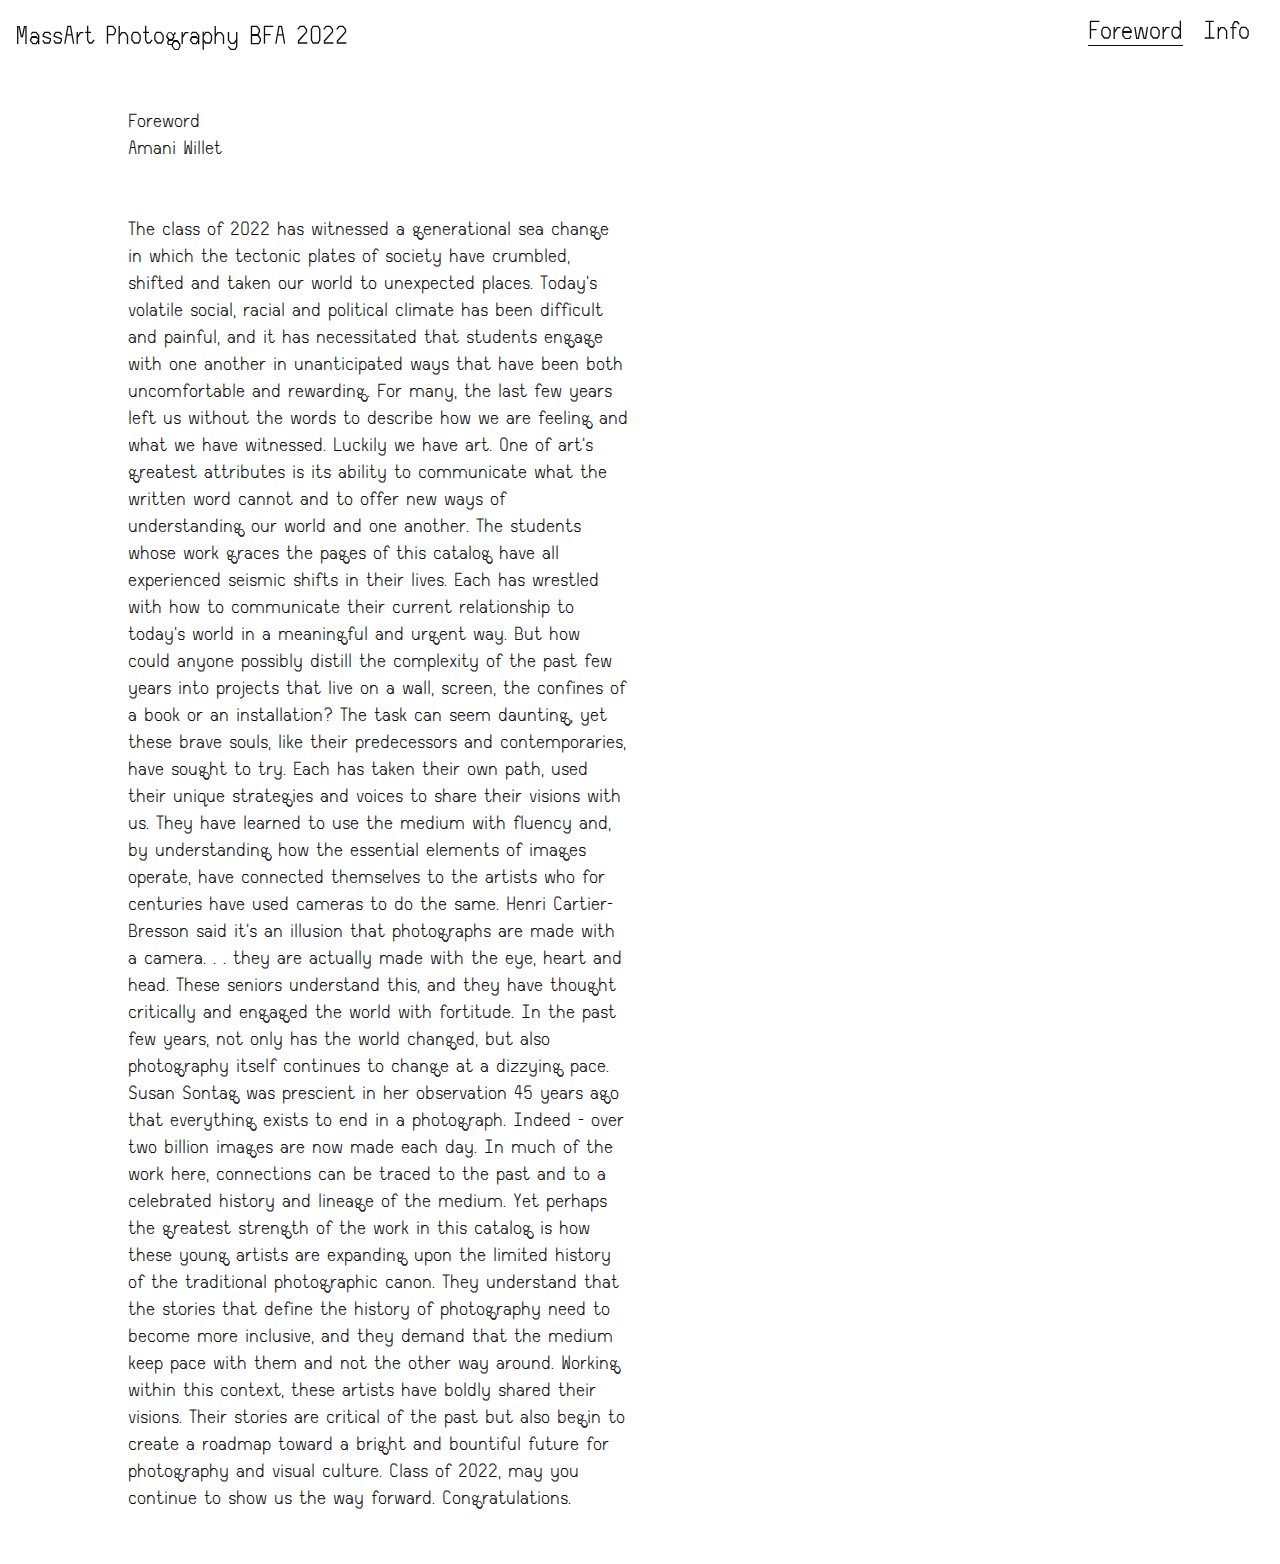
<file: bfa2022.massartphotography.org/foreword.html>
<!DOCTYPE html><!-- This site was created in Webflow. http://www.webflow.com --><!-- Last Published: Sat May 21 2022 12:38:53 GMT+0000 (Coordinated Universal Time) --><html data-wf-domain="bfa2022.massartphotography.org" data-wf-page="625f39bc58905894b233fa45" data-wf-site="625da196829bd47495adff38">
<!-- Mirrored from bfa2022.massartphotography.org/foreword by HTTrack Website Copier/3.x [XR&CO'2014], Wed, 01 Jun 2022 17:15:33 GMT -->
<head><meta charset="utf-8"/><title>Foreword</title><meta content="The class of 2022 has witnessed a generational sea change in which the tectonic plates of society have crumbled, shifted and taken our world to unexpected places." name="description"/><meta content="Foreword" property="og:title"/><meta content="The class of 2022 has witnessed a generational sea change in which the tectonic plates of society have crumbled, shifted and taken our world to unexpected places." property="og:description"/><meta content="Foreword" property="twitter:title"/><meta content="The class of 2022 has witnessed a generational sea change in which the tectonic plates of society have crumbled, shifted and taken our world to unexpected places." property="twitter:description"/><meta property="og:type" content="website"/><meta content="summary_large_image" name="twitter:card"/><meta content="width=device-width, initial-scale=1" name="viewport"/><meta content="Webflow" name="generator"/><link href="../uploads-ssl.webflow.com/625da196829bd47495adff38/css/mass-art.webflow.336bfe070.min.css" rel="stylesheet" type="text/css"/><!--[if lt IE 9]><script src="https://cdnjs.cloudflare.com/ajax/libs/html5shiv/3.7.3/html5shiv.min.js" type="text/javascript"></script><![endif]--><script type="text/javascript">!function(o,c){var n=c.documentElement,t=" w-mod-";n.className+=t+"js",("ontouchstart"in o||o.DocumentTouch&&c instanceof DocumentTouch)&&(n.className+=t+"touch")}(window,document);</script><link href="../uploads-ssl.webflow.com/625da196829bd47495adff38/6287a91828f46a7d9e9eb654_Group%20166.png" rel="shortcut icon" type="image/x-icon"/><link href="../uploads-ssl.webflow.com/625da196829bd47495adff38/6287a93dbc2a67784f0dd8d9_Group%20167.png" rel="apple-touch-icon"/></head><body><div class="pagewrapper"><div class="navwrapper"><div class="flex--thirdswrapper"><div class="thirdwrapper is--massartblock"><a href="index.html" class="navlink--item is--massart w-inline-block"><div>MassArt Photography BFA 2022</div></a></div><div class="thirdwrapper is--nav-third"><a href="foreword.html" aria-current="page" class="navlink--item is--foreword is--nothome w-inline-block w--current"><div>Foreword</div></a><a href="info.html" class="navlink--item w-inline-block"><div>Info</div></a></div></div></div><div class="photographywrapper"><div><p class="foreword--paragraph">Foreword<br/>Amani Willet<br/><br/><br/>The class of 2022 has witnessed a generational sea change in which the tectonic plates of society have crumbled, shifted and taken our world to unexpected places. Today’s volatile social, racial and political climate has been difficult and painful, and it has necessitated that students engage with one another in unanticipated ways that have been both uncomfortable and rewarding. For many, the last few years left us without the words to describe how we are feeling and what we have witnessed. Luckily we have art. One of art’s greatest attributes is its ability to communicate what the written word cannot and to offer new ways of understanding our world and one another. The students whose work graces the pages of this catalog have all experienced seismic shifts in their lives. Each has wrestled with how to communicate their current relationship to today’s world in a meaningful and urgent way. But how could anyone possibly distill the complexity of the past few years into projects that live on a wall, screen, the confines of a book or an installation? The task can seem daunting, yet these brave souls, like their predecessors and contemporaries, have sought to try. Each has taken their own path, used their unique strategies and voices to share their visions with us. They have learned to use the medium with fluency and, by understanding how the essential elements of images operate, have connected themselves to the artists who for centuries have used cameras to do the same. Henri Cartier-Bresson said it’s an illusion that photographs are made with a camera. . . they are actually made with the eye, heart and head. These seniors understand this, and they have thought critically and engaged the world with fortitude. In the past few years, not only has the world changed, but also photography itself continues to change at a dizzying pace. Susan Sontag was prescient in her observation 45 years ago that everything exists to end in a photograph. Indeed - over two billion images are now made each day. In much of the work here, connections can be traced to the past and to a celebrated history and lineage of the medium. Yet perhaps the greatest strength of the work in this catalog is how these young artists are expanding upon the limited history of the traditional photographic canon. They understand that the stories that define the history of photography need to become more inclusive, and they demand that the medium keep pace with them and not the other way around. Working within this context, these artists have boldly shared their visions. Their stories are critical of the past but also begin to create a roadmap toward a bright and bountiful future for photography and visual culture. Class of 2022, may you continue to show us the way forward. Congratulations.</p></div></div></div><script src="../d3e54v103j8qbb.cloudfront.net/js/jquery-3.5.1.min.dc5e7f18c88e60.js?site=625da196829bd47495adff38" type="text/javascript" integrity="sha256-9/aliU8dGd2tb6OSsuzixeV4y/faTqgFtohetphbbj0=" crossorigin="anonymous"></script><script src="../uploads-ssl.webflow.com/625da196829bd47495adff38/js/webflow.cd88d32b7.js" type="text/javascript"></script><!--[if lte IE 9]><script src="//cdnjs.cloudflare.com/ajax/libs/placeholders/3.0.2/placeholders.min.js"></script><![endif]--></body>
<!-- Mirrored from bfa2022.massartphotography.org/foreword by HTTrack Website Copier/3.x [XR&CO'2014], Wed, 01 Jun 2022 17:15:33 GMT -->
</html>
</file>
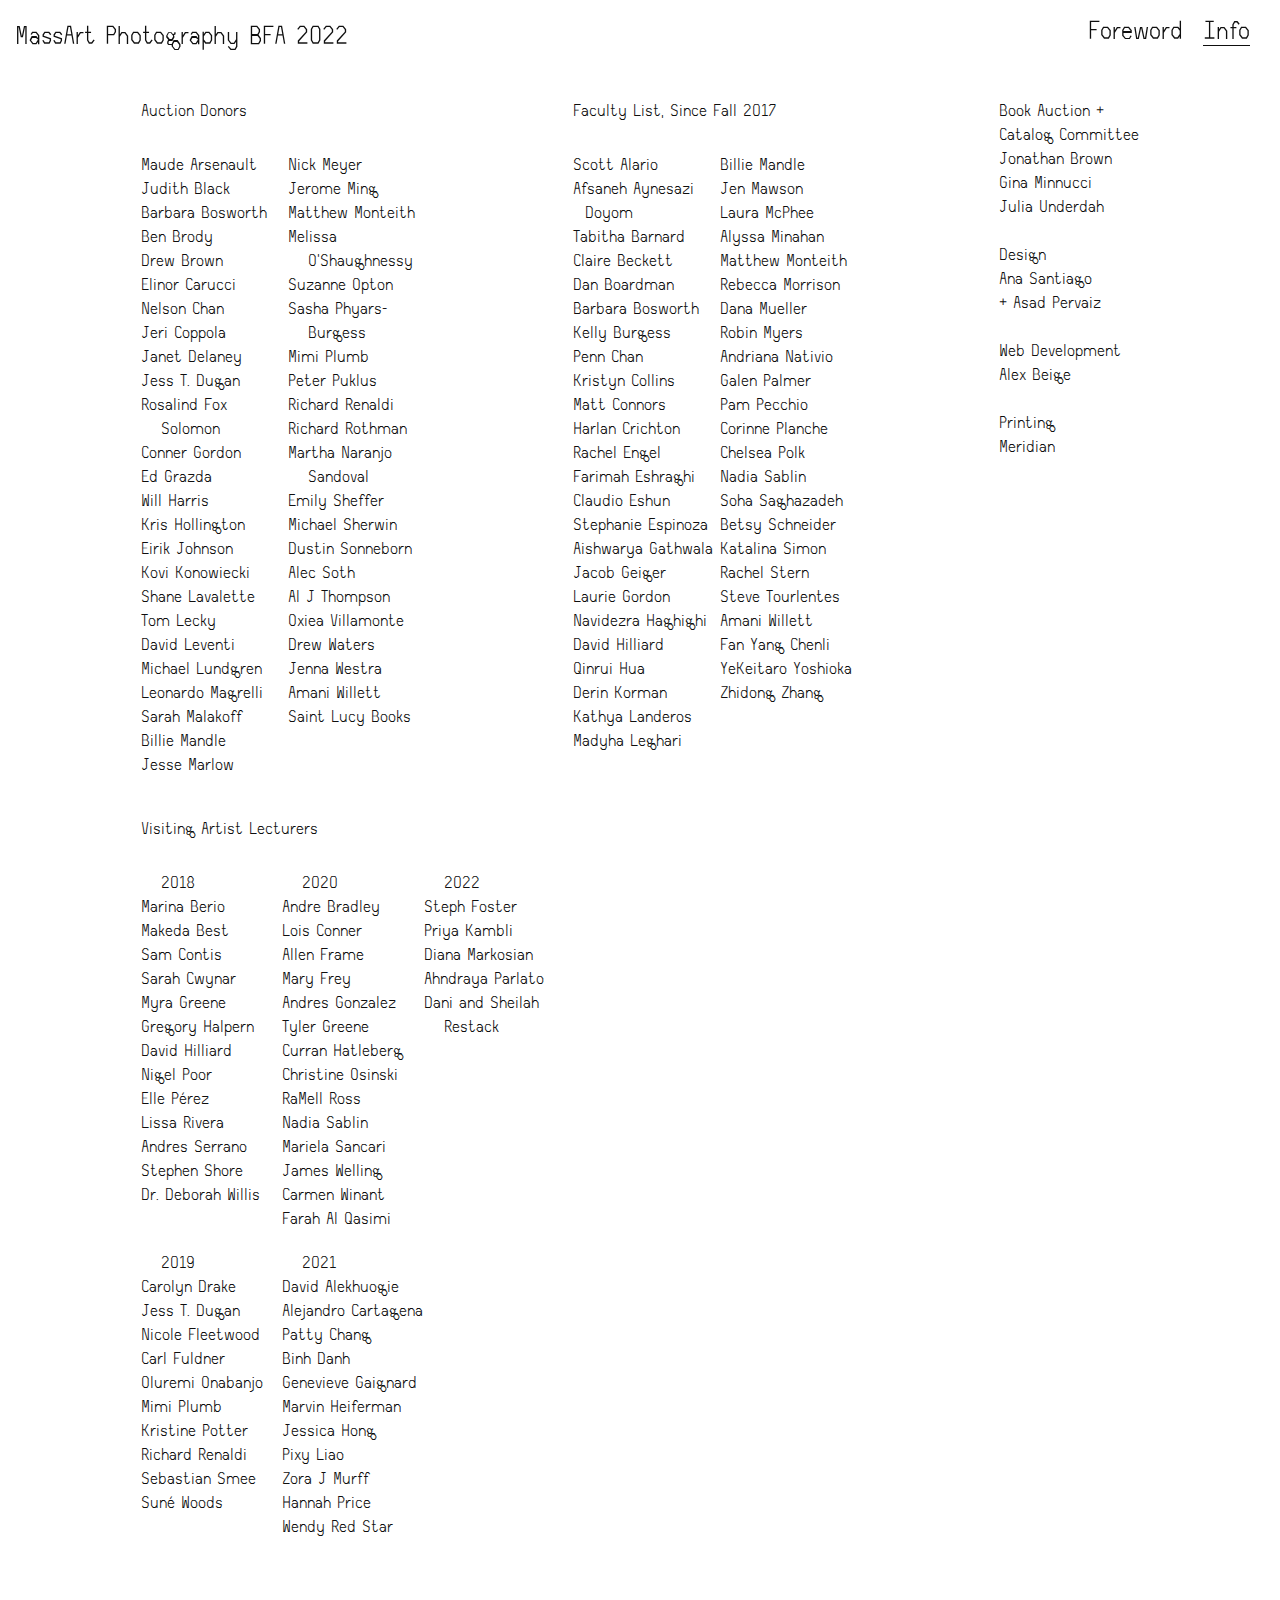
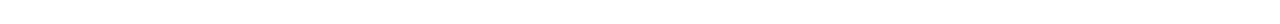
<file: bfa2022.massartphotography.org/info.html>
<!DOCTYPE html><!-- This site was created in Webflow. http://www.webflow.com --><!-- Last Published: Sat May 21 2022 12:38:53 GMT+0000 (Coordinated Universal Time) --><html data-wf-domain="bfa2022.massartphotography.org" data-wf-page="625f4985a6fb4528fa9bfb5f" data-wf-site="625da196829bd47495adff38">
<!-- Mirrored from bfa2022.massartphotography.org/info by HTTrack Website Copier/3.x [XR&CO'2014], Wed, 01 Jun 2022 17:15:33 GMT -->
<head><meta charset="utf-8"/><title>Info | MassArt Photography BFA 2022</title><meta content="Donor&#x27;s list, faculty list, visiting artist lecturer list, and credits for the MassArt Photography BFA class of 2022." name="description"/><meta content="Info | MassArt Photography BFA 2022" property="og:title"/><meta content="Donor&#x27;s list, faculty list, visiting artist lecturer list, and credits for the MassArt Photography BFA class of 2022." property="og:description"/><meta content="Info | MassArt Photography BFA 2022" property="twitter:title"/><meta content="Donor&#x27;s list, faculty list, visiting artist lecturer list, and credits for the MassArt Photography BFA class of 2022." property="twitter:description"/><meta property="og:type" content="website"/><meta content="summary_large_image" name="twitter:card"/><meta content="width=device-width, initial-scale=1" name="viewport"/><meta content="Webflow" name="generator"/><link href="../uploads-ssl.webflow.com/625da196829bd47495adff38/css/mass-art.webflow.336bfe070.min.css" rel="stylesheet" type="text/css"/><!--[if lt IE 9]><script src="https://cdnjs.cloudflare.com/ajax/libs/html5shiv/3.7.3/html5shiv.min.js" type="text/javascript"></script><![endif]--><script type="text/javascript">!function(o,c){var n=c.documentElement,t=" w-mod-";n.className+=t+"js",("ontouchstart"in o||o.DocumentTouch&&c instanceof DocumentTouch)&&(n.className+=t+"touch")}(window,document);</script><link href="../uploads-ssl.webflow.com/625da196829bd47495adff38/6287a91828f46a7d9e9eb654_Group%20166.png" rel="shortcut icon" type="image/x-icon"/><link href="../uploads-ssl.webflow.com/625da196829bd47495adff38/6287a93dbc2a67784f0dd8d9_Group%20167.png" rel="apple-touch-icon"/></head><body><div class="pagewrapper"><div class="navwrapper"><div class="flex--thirdswrapper"><div class="thirdwrapper is--massartblock"><a href="index.html" class="navlink--item is--massart w-inline-block"><div>MassArt Photography BFA 2022</div></a></div><div class="thirdwrapper is--nav-third"><a href="foreword.html" class="navlink--item is--foreword is--nothome w-inline-block"><div>Foreword</div></a><a href="info.html" aria-current="page" class="navlink--item w-inline-block w--current"><div>Info</div></a></div></div></div><div class="photographywrapper"><div class="infowrapper"><div class="info--grid"><div id="w-node-_3c90bfc2-4e4c-93d4-6640-c5fa2c72b684-fa9bfb5f" class="gridwrapper is--info-flex"><p class="info--header">Auction Donors</p><div class="donors--list--paragraph w-richtext"><p>Maude Arsenault</p><p>Judith Black</p><p>Barbara Bosworth</p><p>Ben Brody</p><p>Drew Brown</p><p>Elinor Carucci</p><p>Nelson Chan</p><p>Jeri Coppola</p><p>Janet Delaney</p><p>Jess T. Dugan</p><p>Rosalind Fox Solomon</p><p>Conner Gordon</p><p>Ed Grazda</p><p>Will Harris</p><p>Kris Hollington</p><p>Eirik Johnson</p><p>Kovi Konowiecki</p><p>Shane Lavalette</p><p>Tom Lecky</p><p>David Leventi</p><p>Michael Lundgren</p><p>Leonardo Magrelli</p><p>Sarah Malakoff</p><p>Billie Mandle</p><p>Jesse Marlow</p><p>Nick Meyer</p><p>Jerome Ming</p><p>Matthew Monteith</p><p>Melissa O&#x27;Shaughnessy</p><p>Suzanne Opton</p><p>Sasha Phyars-Burgess</p><p>Mimi Plumb</p><p>Peter Puklus</p><p>Richard Renaldi</p><p>Richard Rothman</p><p>Martha Naranjo Sandoval</p><p>Emily Sheffer</p><p>Michael Sherwin</p><p>Dustin Sonneborn</p><p>Alec Soth</p><p>Al J Thompson</p><p>Oxiea Villamonte</p><p>Drew Waters</p><p>Jenna Westra</p><p>Amani Willett</p><p>Saint Lucy Books</p><p>‍</p></div></div><div id="w-node-_42bf4b73-5640-42fa-91dd-a9737163dd5e-fa9bfb5f" class="gridwrapper is--info-flex"><p class="info--header">Faculty List, Since Fall 2017</p><div class="donors--list--paragraph w-richtext"><p>Scott Alario</p><p>Afsaneh Aynesazi</p><p>  Doyom</p><p>Tabitha Barnard</p><p>Claire Beckett</p><p>Dan Boardman</p><p>Barbara Bosworth</p><p>Kelly Burgess</p><p>Penn Chan</p><p>Kristyn Collins</p><p>Matt Connors</p><p>Harlan Crichton</p><p>Rachel Engel</p><p>Farimah Eshraghi</p><p>Claudio Eshun</p><p>Stephanie Espinoza</p><p>Aishwarya Gathwala</p><p>Jacob Geiger</p><p>Laurie Gordon</p><p>Navidezra Haghighi</p><p>David Hilliard</p><p>Qinrui Hua</p><p>Derin Korman</p><p>Kathya Landeros</p><p>Madyha Leghari</p><p>Billie Mandle</p><p>Jen Mawson</p><p>Laura McPhee</p><p>Alyssa Minahan</p><p>Matthew Monteith</p><p>Rebecca Morrison</p><p>Dana Mueller</p><p>Robin Myers</p><p>Andriana Nativio</p><p>Galen Palmer</p><p>Pam Pecchio</p><p>Corinne Planche</p><p>Chelsea Polk</p><p>Nadia Sablin</p><p>Soha Saghazadeh</p><p>Betsy Schneider</p><p>Katalina Simon</p><p>Rachel Stern</p><p>Steve Tourlentes</p><p>Amani Willett</p><p>Fan Yang Chenli</p><p>YeKeitaro Yoshioka</p><p>Zhidong Zhang</p><p>‍</p></div></div><div id="w-node-e4ba91a1-fa0b-c849-b002-1e752bbae5ef-fa9bfb5f" class="gridwrapper is--info-flex"><p class="info--header">Visiting Artist Lecturers</p><div class="visiting-artistwrapper"><div class="visiting-artist--column"><div class="visiting-artist--item"><div class="artist--year">2018</div><div class="donors--list--paragraph is--visiting-artist w-richtext"><p>Marina Berio</p><p>Makeda Best</p><p>Sam Contis</p><p>Sarah Cwynar</p><p>Myra Greene</p><p>Gregory Halpern</p><p>David Hilliard</p><p>Nigel Poor</p><p>Elle Pérez</p><p>Lissa Rivera</p><p>Andres Serrano</p><p>Stephen Shore</p><p>Dr. Deborah Willis</p></div></div><div class="visiting-artist--item"><div class="artist--year"><br/>2019</div><div class="donors--list--paragraph is--visiting-artist w-richtext"><p>Carolyn Drake</p><p>Jess T. Dugan</p><p>Nicole Fleetwood</p><p>Carl Fuldner</p><p>Oluremi Onabanjo</p><p>Mimi Plumb</p><p>Kristine Potter</p><p>Richard Renaldi</p><p>Sebastian Smee</p><p>Suné Woods</p></div></div></div><div class="visiting-artist--column"><div class="visiting-artist--item"><div class="artist--year">2020</div><div class="donors--list--paragraph is--visiting-artist w-richtext"><p>Andre Bradley</p><p>Lois Conner</p><p>Allen Frame</p><p>Mary Frey</p><p>Andres Gonzalez</p><p>Tyler Greene</p><p>Curran Hatleberg</p><p>Christine Osinski</p><p>RaMell Ross</p><p>Nadia Sablin</p><p>Mariela Sancari</p><p>James Welling</p><p>Carmen Winant</p><p>Farah Al Qasimi</p></div></div><div class="visiting-artist--item"><div class="artist--year">2021</div><div class="donors--list--paragraph is--visiting-artist w-richtext"><p>David Alekhuogie</p><p>Alejandro Cartagena</p><p>Patty Chang</p><p>Binh Danh</p><p>Genevieve Gaignard</p><p>Marvin Heiferman</p><p>Jessica Hong</p><p>Pixy Liao</p><p>Zora J Murff</p><p>Hannah Price</p><p>Wendy Red Star</p><p>‍</p></div></div></div><div class="visiting-artist--column"><div class="visiting-artist--item"><div class="artist--year">2022</div><div class="donors--list--paragraph is--visiting-artist w-richtext"><p>Steph Foster</p><p>Priya Kambli</p><p>Diana Markosian</p><p>Ahndraya Parlato</p><p>Dani and Sheilah Restack</p></div></div></div></div></div></div><div class="credits--wrapper"><p>Book Auction + <br/>Catalog Committee<br/>Jonathan Brown<br/>Gina Minnucci<br/>Julia Underdah <br/><br/>Design<br/>Ana Santiago <br/>+ Asad Pervaiz<br/><br/>Web Development<br/>Alex Beige<br/><br/>Printing<br/>Meridian</p></div></div></div></div><script src="../d3e54v103j8qbb.cloudfront.net/js/jquery-3.5.1.min.dc5e7f18c88e60.js?site=625da196829bd47495adff38" type="text/javascript" integrity="sha256-9/aliU8dGd2tb6OSsuzixeV4y/faTqgFtohetphbbj0=" crossorigin="anonymous"></script><script src="../uploads-ssl.webflow.com/625da196829bd47495adff38/js/webflow.cd88d32b7.js" type="text/javascript"></script><!--[if lte IE 9]><script src="//cdnjs.cloudflare.com/ajax/libs/placeholders/3.0.2/placeholders.min.js"></script><![endif]--></body>
<!-- Mirrored from bfa2022.massartphotography.org/info by HTTrack Website Copier/3.x [XR&CO'2014], Wed, 01 Jun 2022 17:15:33 GMT -->
</html>
</file>
<file: uploads-ssl.webflow.com/625da196829bd47495adff38/css/mass-art.webflow.336bfe070.min.css>
html{font-family:sans-serif;-ms-text-size-adjust:100%;-webkit-text-size-adjust:100%;height:100%}article,aside,details,figcaption,figure,footer,header,hgroup,main,menu,nav,section,summary{display:block}audio,canvas,progress,video{display:inline-block;vertical-align:baseline}audio:not([controls]){display:none;height:0}[hidden],template{display:none}a{background-color:transparent}a:active,a:hover{outline:0}abbr[title]{border-bottom:1px dotted}b,optgroup,strong{font-weight:700}dfn{font-style:italic}mark{background:#ff0;color:#000}small{font-size:80%}sub,sup{font-size:75%;line-height:0;position:relative;vertical-align:baseline}sup{top:-.5em}sub{bottom:-.25em}img{border:0;max-width:100%;vertical-align:middle;display:inline-block}svg:not(:root){overflow:hidden}hr{box-sizing:content-box;height:0}pre,textarea{overflow:auto}code,kbd,pre,samp{font-family:monospace,monospace;font-size:1em}button,input,optgroup,select,textarea{color:inherit;font:inherit;margin:0}button{overflow:visible}button,select{text-transform:none}button[disabled],html input[disabled]{cursor:default}button::-moz-focus-inner,input::-moz-focus-inner{border:0;padding:0}input{line-height:normal}input[type=checkbox],input[type=radio]{box-sizing:border-box;padding:0}input[type=number]::-webkit-inner-spin-button,input[type=number]::-webkit-outer-spin-button{height:auto}input[type=search]{-webkit-appearance:none}input[type=search]::-webkit-search-cancel-button,input[type=search]::-webkit-search-decoration{-webkit-appearance:none}legend{border:0;padding:0}table{border-collapse:collapse;border-spacing:0}td,th{padding:0}@font-face{font-family:webflow-icons;src:url("[data-uri]") format('truetype');font-weight:400;font-style:normal}[class*=" w-icon-"],[class^=w-icon-]{font-family:webflow-icons!important;speak:none;font-style:normal;font-weight:400;font-variant:normal;text-transform:none;line-height:1;-webkit-font-smoothing:antialiased;-moz-osx-font-smoothing:grayscale}.w-icon-slider-right:before{content:"\e600"}.w-icon-slider-left:before{content:"\e601"}.w-icon-nav-menu:before{content:"\e602"}.w-icon-arrow-down:before,.w-icon-dropdown-toggle:before{content:"\e603"}.w-icon-file-upload-remove:before{content:"\e900"}.w-icon-file-upload-icon:before{content:"\e903"}*{-webkit-box-sizing:border-box;-moz-box-sizing:border-box;box-sizing:border-box}html.w-mod-touch *{background-attachment:scroll!important}.w-block{display:block}.w-inline-block{max-width:100%;display:inline-block}.w-clearfix:after,.w-clearfix:before{content:" ";display:table;grid-column-start:1;grid-row-start:1;grid-column-end:2;grid-row-end:2}.w-clearfix:after{clear:both}.w-hidden{display:none}.w-button{display:inline-block;padding:9px 15px;background-color:#3898ec;color:#fff;border:0;line-height:inherit;text-decoration:none;cursor:pointer;border-radius:0}input.w-button{-webkit-appearance:button}html[data-w-dynpage] [data-w-cloak]{color:transparent!important}.w-webflow-badge,.w-webflow-badge *{position:static;left:auto;top:auto;right:auto;bottom:auto;z-index:auto;display:block;visibility:visible;overflow:visible;overflow-x:visible;overflow-y:visible;box-sizing:border-box;width:auto;height:auto;max-height:none;max-width:none;min-height:0;min-width:0;margin:0;padding:0;float:none;clear:none;border:0 transparent;border-radius:0;background:0 0;box-shadow:none;opacity:1;transform:none;transition:none;direction:ltr;font-family:inherit;font-weight:inherit;color:inherit;font-size:inherit;line-height:inherit;font-style:inherit;font-variant:inherit;text-align:inherit;letter-spacing:inherit;text-decoration:inherit;text-indent:0;text-transform:inherit;list-style-type:disc;text-shadow:none;font-smoothing:auto;vertical-align:baseline;cursor:inherit;white-space:inherit;word-break:normal;word-spacing:normal;word-wrap:normal}.w-webflow-badge{position:fixed!important;display:inline-block!important;visibility:visible!important;z-index:2147483647!important;top:auto!important;right:12px!important;bottom:12px!important;left:auto!important;color:#aaadb0!important;background-color:#fff!important;border-radius:3px!important;padding:6px 8px 6px 6px!important;font-size:12px!important;opacity:1!important;line-height:14px!important;text-decoration:none!important;transform:none!important;margin:0!important;width:auto!important;height:auto!important;overflow:visible!important;white-space:nowrap;box-shadow:0 0 0 1px rgba(0,0,0,.1),0 1px 3px rgba(0,0,0,.1);cursor:pointer}.w-webflow-badge>img{display:inline-block!important;visibility:visible!important;opacity:1!important;vertical-align:middle!important}blockquote{margin:0 0 10px;padding:10px 20px;border-left:5px solid #e2e2e2;font-size:18px;line-height:22px}figure{margin:0 0 10px}figcaption{margin-top:5px;text-align:center}ol,ul{margin-top:0;margin-bottom:10px;padding-left:40px}.w-list-unstyled{padding-left:0;list-style:none}.w-embed:after,.w-embed:before{content:" ";display:table;grid-column-start:1;grid-row-start:1;grid-column-end:2;grid-row-end:2}.w-embed:after{clear:both}.w-video{width:100%;position:relative;padding:0}.w-video embed,.w-video iframe,.w-video object{position:absolute;top:0;left:0;width:100%;height:100%;border:none}fieldset{padding:0;margin:0;border:0}button,html input[type=button],input[type=reset]{-webkit-appearance:button;border:0;cursor:pointer;-webkit-appearance:button}.w-form{margin:0 0 15px}.w-form-done{display:none;padding:20px;text-align:center;background-color:#ddd}.w-form-fail{display:none;margin-top:10px;padding:10px;background-color:#ffdede}label{display:block;margin-bottom:5px;font-weight:700}.w-input,.w-select{display:block;width:100%;height:38px;padding:8px 12px;margin-bottom:10px;font-size:14px;line-height:1.42857143;color:#333;vertical-align:middle;background-color:#fff;border:1px solid #ccc}.w-input:-moz-placeholder,.w-select:-moz-placeholder{color:#999}.w-input::-moz-placeholder,.w-select::-moz-placeholder{color:#999;opacity:1}.w-input:-ms-input-placeholder,.w-select:-ms-input-placeholder{color:#999}.w-input::-webkit-input-placeholder,.w-select::-webkit-input-placeholder{color:#999}.w-input:focus,.w-select:focus{border-color:#3898ec;outline:0}.w-input[disabled],.w-input[readonly],.w-select[disabled],.w-select[readonly],fieldset[disabled] .w-input,fieldset[disabled] .w-select{cursor:not-allowed;background-color:#eee}textarea.w-input,textarea.w-select{height:auto}.w-select{background-color:#f3f3f3}.w-select[multiple]{height:auto}.w-form-label{display:inline-block;cursor:pointer;font-weight:400;margin-bottom:0}.w-radio{display:block;margin-bottom:5px;padding-left:20px}.w-radio:after,.w-radio:before{content:" ";display:table;grid-column-start:1;grid-row-start:1;grid-column-end:2;grid-row-end:2}.w-radio:after{clear:both}.w-radio-input{margin:3px 0 0 -20px;line-height:normal;float:left}.w-file-upload{display:block;margin-bottom:10px}.w-file-upload-input{width:.1px;height:.1px;opacity:0;overflow:hidden;position:absolute;z-index:-100}.w-file-upload-default,.w-file-upload-success,.w-file-upload-uploading{display:inline-block;color:#333}.w-file-upload-error{display:block;margin-top:10px}.w-file-upload-default.w-hidden,.w-file-upload-error.w-hidden,.w-file-upload-success.w-hidden,.w-file-upload-uploading.w-hidden{display:none}.w-file-upload-uploading-btn{display:flex;font-size:14px;font-weight:400;cursor:pointer;margin:0;padding:8px 12px;border:1px solid #ccc;background-color:#fafafa}.w-file-upload-file{display:flex;flex-grow:1;justify-content:space-between;margin:0;padding:8px 9px 8px 11px;border:1px solid #ccc;background-color:#fafafa}.w-file-upload-file-name{font-size:14px;font-weight:400;display:block}.w-file-remove-link{margin-top:3px;margin-left:10px;width:auto;height:auto;padding:3px;display:block;cursor:pointer}.w-icon-file-upload-remove{margin:auto;font-size:10px}.w-file-upload-error-msg{display:inline-block;color:#ea384c;padding:2px 0}.w-file-upload-info{display:inline-block;line-height:38px;padding:0 12px}.w-file-upload-label{display:inline-block;font-size:14px;font-weight:400;cursor:pointer;margin:0;padding:8px 12px;border:1px solid #ccc;background-color:#fafafa}.w-icon-file-upload-icon,.w-icon-file-upload-uploading{display:inline-block;margin-right:8px;width:20px}.w-icon-file-upload-uploading{height:20px}.w-container{margin-left:auto;margin-right:auto;max-width:940px}.w-container:after,.w-container:before{content:" ";display:table;grid-column-start:1;grid-row-start:1;grid-column-end:2;grid-row-end:2}.w-container:after{clear:both}.w-container .w-row{margin-left:-10px;margin-right:-10px}.w-row:after,.w-row:before{content:" ";display:table;grid-column-start:1;grid-row-start:1;grid-column-end:2;grid-row-end:2}.w-row:after{clear:both}.w-row .w-row{margin-left:0;margin-right:0}.w-col{position:relative;float:left;width:100%;min-height:1px;padding-left:10px;padding-right:10px}.w-col .w-col{padding-left:0;padding-right:0}.w-col-1{width:8.33333333%}.w-col-2{width:16.66666667%}.w-col-3{width:25%}.w-col-4{width:33.33333333%}.w-col-5{width:41.66666667%}.w-col-6{width:50%}.w-col-7{width:58.33333333%}.w-col-8{width:66.66666667%}.w-col-9{width:75%}.w-col-10{width:83.33333333%}.w-col-11{width:91.66666667%}.w-col-12{width:100%}.w-hidden-main{display:none!important}@media screen and (max-width:991px){.w-container{max-width:728px}.w-hidden-main{display:inherit!important}.w-hidden-medium{display:none!important}.w-col-medium-1{width:8.33333333%}.w-col-medium-2{width:16.66666667%}.w-col-medium-3{width:25%}.w-col-medium-4{width:33.33333333%}.w-col-medium-5{width:41.66666667%}.w-col-medium-6{width:50%}.w-col-medium-7{width:58.33333333%}.w-col-medium-8{width:66.66666667%}.w-col-medium-9{width:75%}.w-col-medium-10{width:83.33333333%}.w-col-medium-11{width:91.66666667%}.w-col-medium-12{width:100%}.w-col-stack{width:100%;left:auto;right:auto}}@media screen and (max-width:767px){.w-hidden-main,.w-hidden-medium{display:inherit!important}.w-hidden-small{display:none!important}.w-container .w-row,.w-row{margin-left:0;margin-right:0}.w-col{width:100%;left:auto;right:auto}.w-col-small-1{width:8.33333333%}.w-col-small-2{width:16.66666667%}.w-col-small-3{width:25%}.w-col-small-4{width:33.33333333%}.w-col-small-5{width:41.66666667%}.w-col-small-6{width:50%}.w-col-small-7{width:58.33333333%}.w-col-small-8{width:66.66666667%}.w-col-small-9{width:75%}.w-col-small-10{width:83.33333333%}.w-col-small-11{width:91.66666667%}.w-col-small-12{width:100%}}@media screen and (max-width:479px){.w-container{max-width:none}.w-hidden-main,.w-hidden-medium,.w-hidden-small{display:inherit!important}.w-hidden-tiny{display:none!important}.w-col{width:100%}.w-col-tiny-1{width:8.33333333%}.w-col-tiny-2{width:16.66666667%}.w-col-tiny-3{width:25%}.w-col-tiny-4{width:33.33333333%}.w-col-tiny-5{width:41.66666667%}.w-col-tiny-6{width:50%}.w-col-tiny-7{width:58.33333333%}.w-col-tiny-8{width:66.66666667%}.w-col-tiny-9{width:75%}.w-col-tiny-10{width:83.33333333%}.w-col-tiny-11{width:91.66666667%}.w-col-tiny-12{width:100%}}.w-widget{position:relative}.w-widget-map{width:100%;height:400px}.w-widget-map label{width:auto;display:inline}.w-widget-map img{max-width:inherit}.w-widget-map .gm-style-iw{text-align:center}.w-widget-map .gm-style-iw>button{display:none!important}.w-widget-twitter{overflow:hidden}.w-widget-twitter-count-shim{display:inline-block;vertical-align:top;position:relative;width:28px;height:20px;text-align:center;background:#fff;border:1px solid #758696;border-radius:3px}.w-widget-twitter-count-shim *{pointer-events:none;-webkit-user-select:none;-moz-user-select:none;-ms-user-select:none;user-select:none}.w-widget-twitter-count-shim .w-widget-twitter-count-inner{position:relative;font-size:15px;line-height:12px;text-align:center;color:#999;font-family:serif}.w-widget-twitter-count-shim .w-widget-twitter-count-clear{position:relative;display:block}.w-widget-twitter-count-shim.w--large{width:36px;height:28px}.w-widget-twitter-count-shim.w--large .w-widget-twitter-count-inner{font-size:18px;line-height:18px}.w-widget-twitter-count-shim:not(.w--vertical){margin-left:5px;margin-right:8px}.w-widget-twitter-count-shim:not(.w--vertical).w--large{margin-left:6px}.w-widget-twitter-count-shim:not(.w--vertical):after,.w-widget-twitter-count-shim:not(.w--vertical):before{top:50%;left:0;border:solid transparent;content:' ';height:0;width:0;position:absolute;pointer-events:none}.w-widget-twitter-count-shim:not(.w--vertical):before{border-color:rgba(117,134,150,0);border-right-color:#5d6c7b;border-width:4px;margin-left:-9px;margin-top:-4px}.w-widget-twitter-count-shim:not(.w--vertical).w--large:before{border-width:5px;margin-left:-10px;margin-top:-5px}.w-widget-twitter-count-shim:not(.w--vertical):after{border-color:rgba(255,255,255,0);border-right-color:#fff;border-width:4px;margin-left:-8px;margin-top:-4px}.w-widget-twitter-count-shim:not(.w--vertical).w--large:after{border-width:5px;margin-left:-9px;margin-top:-5px}.w-widget-twitter-count-shim.w--vertical{width:61px;height:33px;margin-bottom:8px}.w-widget-twitter-count-shim.w--vertical:after,.w-widget-twitter-count-shim.w--vertical:before{top:100%;left:50%;border:solid transparent;content:' ';height:0;width:0;position:absolute;pointer-events:none}.w-widget-twitter-count-shim.w--vertical:before{border-color:rgba(117,134,150,0);border-top-color:#5d6c7b;border-width:5px;margin-left:-5px}.w-widget-twitter-count-shim.w--vertical:after{border-color:rgba(255,255,255,0);border-top-color:#fff;border-width:4px;margin-left:-4px}.w-widget-twitter-count-shim.w--vertical .w-widget-twitter-count-inner{font-size:18px;line-height:22px}.w-widget-twitter-count-shim.w--vertical.w--large{width:76px}.w-background-video{position:relative;overflow:hidden;height:500px;color:#fff}.w-background-video>video{background-size:cover;background-position:50% 50%;position:absolute;margin:auto;width:100%;height:100%;right:-100%;bottom:-100%;top:-100%;left:-100%;object-fit:cover;z-index:-100}.w-background-video>video::-webkit-media-controls-start-playback-button{display:none!important;-webkit-appearance:none}.w-background-video--control{position:absolute;bottom:1em;right:1em;background-color:transparent;padding:0}.w-background-video--control>[hidden]{display:none!important}.w-slider{position:relative;height:300px;text-align:center;background:#ddd;clear:both;-webkit-tap-highlight-color:transparent;tap-highlight-color:rgba(0,0,0,0)}.w-slider-mask{position:relative;display:block;overflow:hidden;z-index:1;left:0;right:0;height:100%;white-space:nowrap}.w-slide{position:relative;display:inline-block;vertical-align:top;width:100%;height:100%;white-space:normal;text-align:left}.w-slider-nav{position:absolute;z-index:2;top:auto;right:0;bottom:0;left:0;margin:auto;padding-top:10px;height:40px;text-align:center;-webkit-tap-highlight-color:transparent;tap-highlight-color:rgba(0,0,0,0)}.w-slider-nav.w-round>div{border-radius:100%}.w-slider-nav.w-num>div{width:auto;height:auto;padding:.2em .5em;font-size:inherit;line-height:inherit}.w-slider-nav.w-shadow>div{box-shadow:0 0 3px rgba(51,51,51,.4)}.w-slider-nav-invert{color:#fff}.w-slider-nav-invert>div{background-color:rgba(34,34,34,.4)}.w-slider-nav-invert>div.w-active{background-color:#222}.w-slider-dot{position:relative;display:inline-block;width:1em;height:1em;background-color:rgba(255,255,255,.4);cursor:pointer;margin:0 3px .5em;transition:background-color .1s,color .1s}.w-slider-dot.w-active{background-color:#fff}.w-slider-dot:focus{outline:0;box-shadow:0 0 0 2px #fff}.w-slider-dot:focus.w-active{box-shadow:none}.w-slider-arrow-left,.w-slider-arrow-right{position:absolute;width:80px;top:0;right:0;bottom:0;left:0;margin:auto;cursor:pointer;overflow:hidden;color:#fff;font-size:40px;-webkit-tap-highlight-color:transparent;tap-highlight-color:rgba(0,0,0,0);-webkit-user-select:none;-moz-user-select:none;-ms-user-select:none;user-select:none}.w-slider-arrow-left [class*=' w-icon-'],.w-slider-arrow-left [class^=w-icon-],.w-slider-arrow-right [class*=' w-icon-'],.w-slider-arrow-right [class^=w-icon-]{position:absolute}.w-slider-arrow-left:focus,.w-slider-arrow-right:focus{outline:0}.w-slider-arrow-left{z-index:3;right:auto}.w-slider-arrow-right{z-index:4;left:auto}.w-icon-slider-left,.w-icon-slider-right{top:0;right:0;bottom:0;left:0;margin:auto;width:1em;height:1em}.w-slider-aria-label{border:0;clip:rect(0 0 0 0);height:1px;margin:-1px;overflow:hidden;padding:0;position:absolute;width:1px}.w-slider-force-show{display:block!important}.w-dropdown{display:inline-block;position:relative;text-align:left;margin-left:auto;margin-right:auto;z-index:900}.w-dropdown-btn,.w-dropdown-link,.w-dropdown-toggle{position:relative;vertical-align:top;text-decoration:none;color:#222;padding:20px;text-align:left;margin-left:auto;margin-right:auto;white-space:nowrap}.w-dropdown-toggle{-webkit-user-select:none;-moz-user-select:none;-ms-user-select:none;user-select:none;display:inline-block;cursor:pointer;padding-right:40px}.w-dropdown-toggle:focus{outline:0}.w-icon-dropdown-toggle{position:absolute;top:0;right:0;bottom:0;margin:auto 20px auto auto;width:1em;height:1em}.w-dropdown-list{position:absolute;background:#ddd;display:none;min-width:100%}.w-dropdown-list.w--open{display:block}.w-dropdown-link{padding:10px 20px;display:block;color:#222}.w-dropdown-link.w--current{color:#0082f3}.w-dropdown-link:focus{outline:0}@media screen and (max-width:767px){.w-nav-brand{padding-left:10px}}.w-lightbox-backdrop{cursor:auto;font-style:normal;font-variant:normal;letter-spacing:normal;list-style:disc;text-indent:0;text-shadow:none;text-transform:none;visibility:visible;white-space:normal;word-break:normal;word-spacing:normal;word-wrap:normal;position:fixed;top:0;right:0;bottom:0;left:0;color:#fff;font-family:"Helvetica Neue",Helvetica,Ubuntu,"Segoe UI",Verdana,sans-serif;font-size:17px;line-height:1.2;font-weight:300;text-align:center;background:rgba(0,0,0,.9);z-index:2000;outline:0;opacity:0;-webkit-user-select:none;-moz-user-select:none;-ms-user-select:none;-webkit-tap-highlight-color:transparent;-webkit-transform:translate(0,0)}.w-lightbox-backdrop,.w-lightbox-container{height:100%;overflow:auto;-webkit-overflow-scrolling:touch}.w-lightbox-content{position:relative;height:100vh;overflow:hidden}.w-lightbox-view{position:absolute;width:100vw;height:100vh;opacity:0}.w-lightbox-view:before{content:"";height:100vh}.w-lightbox-group,.w-lightbox-group .w-lightbox-view,.w-lightbox-group .w-lightbox-view:before{height:86vh}.w-lightbox-frame,.w-lightbox-view:before{display:inline-block;vertical-align:middle}.w-lightbox-figure{position:relative;margin:0}.w-lightbox-group .w-lightbox-figure{cursor:pointer}.w-lightbox-img{width:auto;height:auto;max-width:none}.w-lightbox-image{display:block;float:none;max-width:100vw;max-height:100vh}.w-lightbox-group .w-lightbox-image{max-height:86vh}.w-lightbox-caption{position:absolute;right:0;bottom:0;left:0;padding:.5em 1em;background:rgba(0,0,0,.4);text-align:left;text-overflow:ellipsis;white-space:nowrap;overflow:hidden}.w-lightbox-embed{position:absolute;top:0;right:0;bottom:0;left:0;width:100%;height:100%}.w-lightbox-control{position:absolute;top:0;width:4em;background-size:24px;background-repeat:no-repeat;background-position:center;cursor:pointer;-webkit-transition:.3s;transition:.3s}.w-lightbox-left{display:none;bottom:0;left:0;background-image:url("[data-uri]")}.w-lightbox-right{display:none;right:0;bottom:0;background-image:url("[data-uri]")}.w-lightbox-close{right:0;height:2.6em;background-image:url("[data-uri]");background-size:18px}.w-lightbox-strip{position:absolute;bottom:0;left:0;right:0;padding:0 1vh;line-height:0;white-space:nowrap;overflow-x:auto;overflow-y:hidden}.w-lightbox-item{display:inline-block;width:10vh;padding:2vh 1vh;box-sizing:content-box;cursor:pointer;-webkit-transform:translate3d(0,0,0)}.w-lightbox-active{opacity:.3}.w-lightbox-thumbnail{position:relative;height:10vh;background:#222;overflow:hidden}.w-lightbox-thumbnail-image{position:absolute;top:0;left:0}.w-lightbox-thumbnail .w-lightbox-tall{top:50%;width:100%;-webkit-transform:translate(0,-50%);-ms-transform:translate(0,-50%);transform:translate(0,-50%)}.w-lightbox-thumbnail .w-lightbox-wide{left:50%;height:100%;-webkit-transform:translate(-50%,0);-ms-transform:translate(-50%,0);transform:translate(-50%,0)}.w-lightbox-spinner{position:absolute;top:50%;left:50%;box-sizing:border-box;width:40px;height:40px;margin-top:-20px;margin-left:-20px;border:5px solid rgba(0,0,0,.4);border-radius:50%;-webkit-animation:.8s linear infinite spin;animation:.8s linear infinite spin}.w-lightbox-spinner:after{content:"";position:absolute;top:-4px;right:-4px;bottom:-4px;left:-4px;border:3px solid transparent;border-bottom-color:#fff;border-radius:50%}.w-lightbox-hide{display:none}.w-lightbox-noscroll{overflow:hidden}@media (min-width:768px){.w-lightbox-content{height:96vh;margin-top:2vh}.w-lightbox-view,.w-lightbox-view:before{height:96vh}.w-lightbox-group,.w-lightbox-group .w-lightbox-view,.w-lightbox-group .w-lightbox-view:before{height:84vh}.w-lightbox-image{max-width:96vw;max-height:96vh}.w-lightbox-group .w-lightbox-image{max-width:82.3vw;max-height:84vh}.w-lightbox-left,.w-lightbox-right{display:block;opacity:.5}.w-lightbox-close{opacity:.8}.w-lightbox-control:hover{opacity:1}}.w-lightbox-inactive,.w-lightbox-inactive:hover{opacity:0}.w-richtext:after,.w-richtext:before{content:" ";display:table;grid-column-start:1;grid-row-start:1;grid-column-end:2;grid-row-end:2}.w-richtext:after{clear:both}.w-richtext[contenteditable=true]:after,.w-richtext[contenteditable=true]:before{white-space:initial}.w-richtext ol,.w-richtext ul{overflow:hidden}.w-richtext .w-richtext-figure-selected.w-richtext-figure-type-image div,.w-richtext .w-richtext-figure-selected.w-richtext-figure-type-video div:after,.w-richtext .w-richtext-figure-selected[data-rt-type=image] div,.w-richtext .w-richtext-figure-selected[data-rt-type=video] div:after{outline:#2895f7 solid 2px}.w-richtext figure.w-richtext-figure-type-video>div:after,.w-richtext figure[data-rt-type=video]>div:after{content:'';position:absolute;display:none;left:0;top:0;right:0;bottom:0}.w-richtext figure{position:relative;max-width:60%}.w-richtext figure>div:before{cursor:default!important}.w-richtext figure img{width:100%}.w-richtext figure figcaption.w-richtext-figcaption-placeholder{opacity:.6}.w-richtext figure div{font-size:0;color:transparent}.w-richtext figure.w-richtext-figure-type-image,.w-richtext figure[data-rt-type=image]{display:table}.w-richtext figure.w-richtext-figure-type-image>div,.w-richtext figure[data-rt-type=image]>div{display:inline-block}.w-richtext figure.w-richtext-figure-type-image>figcaption,.w-richtext figure[data-rt-type=image]>figcaption{display:table-caption;caption-side:bottom}.w-richtext figure.w-richtext-figure-type-video,.w-richtext figure[data-rt-type=video]{width:60%;height:0}.w-richtext figure.w-richtext-figure-type-video iframe,.w-richtext figure[data-rt-type=video] iframe{position:absolute;top:0;left:0;width:100%;height:100%}.w-richtext figure.w-richtext-figure-type-video>div,.w-richtext figure[data-rt-type=video]>div{width:100%}.w-richtext figure.w-richtext-align-center{margin-right:auto;margin-left:auto;clear:both}.w-richtext figure.w-richtext-align-center.w-richtext-figure-type-image>div,.w-richtext figure.w-richtext-align-center[data-rt-type=image]>div{max-width:100%}.w-richtext figure.w-richtext-align-normal{clear:both}.w-richtext figure.w-richtext-align-fullwidth{width:100%;max-width:100%;text-align:center;clear:both;display:block;margin-right:auto;margin-left:auto}.w-richtext figure.w-richtext-align-fullwidth>div{display:inline-block;padding-bottom:inherit}.w-richtext figure.w-richtext-align-fullwidth>figcaption{display:block}.w-richtext figure.w-richtext-align-floatleft{float:left;margin-right:15px;clear:none}.w-richtext figure.w-richtext-align-floatright{float:right;margin-left:15px;clear:none}.w-nav{position:relative;background:#ddd;z-index:1000}.w-nav:after,.w-nav:before{content:" ";display:table;grid-column-start:1;grid-row-start:1;grid-column-end:2;grid-row-end:2}.w-nav:after{clear:both}.w-nav-brand{position:relative;float:left;text-decoration:none;color:#333}.w-nav-link{position:relative;display:inline-block;vertical-align:top;text-decoration:none;color:#222;padding:20px;text-align:left;margin-left:auto;margin-right:auto}.w-nav-link.w--current{color:#0082f3}.w-nav-menu{position:relative;float:right}[data-nav-menu-open]{display:block!important;position:absolute;top:100%;left:0;right:0;background:#c8c8c8;text-align:center;overflow:visible;min-width:200px}.w--nav-link-open{display:block;position:relative}.w-nav-overlay{position:absolute;overflow:hidden;display:none;top:100%;left:0;right:0;width:100%}.w-nav-overlay [data-nav-menu-open]{top:0}.w-nav[data-animation=over-left] .w-nav-overlay{width:auto}.w-nav[data-animation=over-left] .w-nav-overlay,.w-nav[data-animation=over-left] [data-nav-menu-open]{right:auto;z-index:1;top:0}.w-nav[data-animation=over-right] .w-nav-overlay{width:auto}.w-nav[data-animation=over-right] .w-nav-overlay,.w-nav[data-animation=over-right] [data-nav-menu-open]{left:auto;z-index:1;top:0}.w-nav-button{position:relative;float:right;padding:18px;font-size:24px;display:none;cursor:pointer;-webkit-tap-highlight-color:transparent;tap-highlight-color:rgba(0,0,0,0);-webkit-user-select:none;-moz-user-select:none;-ms-user-select:none;user-select:none}.w-nav-button:focus{outline:0}.w-nav-button.w--open{background-color:#c8c8c8;color:#fff}.w-nav[data-collapse=all] .w-nav-menu{display:none}.w--nav-dropdown-open,.w--nav-dropdown-toggle-open,.w-nav[data-collapse=all] .w-nav-button{display:block}.w--nav-dropdown-list-open{position:static}@media screen and (max-width:991px){.w-nav[data-collapse=medium] .w-nav-menu{display:none}.w-nav[data-collapse=medium] .w-nav-button{display:block}}@media screen and (max-width:767px){.w-nav[data-collapse=small] .w-nav-menu{display:none}.w-nav[data-collapse=small] .w-nav-button{display:block}.w-nav-brand{padding-left:10px}}.w-tabs{position:relative}.w-tabs:after,.w-tabs:before{content:" ";display:table;grid-column-start:1;grid-row-start:1;grid-column-end:2;grid-row-end:2}.w-tabs:after{clear:both}.w-tab-menu{position:relative}.w-tab-link{position:relative;display:inline-block;vertical-align:top;text-decoration:none;padding:9px 30px;text-align:left;cursor:pointer;color:#222;background-color:#ddd}.w-tab-link.w--current{background-color:#c8c8c8}.w-tab-link:focus{outline:0}.w-tab-content{position:relative;display:block;overflow:hidden}.w-tab-pane{position:relative;display:none}.w--tab-active{display:block}@media screen and (max-width:479px){.w-nav[data-collapse=tiny] .w-nav-menu{display:none}.w-nav[data-collapse=tiny] .w-nav-button,.w-tab-link{display:block}}.w-ix-emptyfix:after{content:""}@keyframes spin{0%{transform:rotate(0)}100%{transform:rotate(360deg)}}.w-dyn-empty{padding:10px;background-color:#ddd}.w-condition-invisible,.w-dyn-bind-empty,.w-dyn-hide{display:none!important}.wf-layout-layout{display:grid!important}.wf-layout-cell{display:flex!important}.w-pagination-wrapper{display:-webkit-box;display:-webkit-flex;display:-ms-flexbox;display:flex;-webkit-flex-wrap:wrap;-ms-flex-wrap:wrap;flex-wrap:wrap;-webkit-box-pack:center;-webkit-justify-content:center;-ms-flex-pack:center;justify-content:center}.w-pagination-previous{display:block;color:#333;font-size:14px;margin-left:10px;margin-right:10px;padding:9px 20px;background-color:#fafafa;border-width:1px;border-color:#ccc;border-top:1px solid #ccc;border-right:1px solid #ccc;border-bottom:1px solid #ccc;border-style:solid;border-radius:2px}.w-pagination-previous-icon{margin-right:4px}.w-pagination-next{display:block;color:#333;font-size:14px;margin-left:10px;margin-right:10px;padding:9px 20px;background-color:#fafafa;border-width:1px;border-color:#ccc;border-top:1px solid #ccc;border-right:1px solid #ccc;border-bottom:1px solid #ccc;border-style:solid;border-radius:2px}.w-pagination-next-icon{margin-left:4px}.w-page-count{width:100%;text-align:center;margin-top:20px}.w-form-formradioinput--inputType-custom{border-width:1px;border-color:#ccc;border-top:1px solid #ccc;border-bottom:1px solid #ccc;border-left:1px solid #ccc;border-style:solid;width:12px;height:12px;border-radius:50%}.w-form-formradioinput--inputType-custom.w--redirected-focus{box-shadow:0 0 3px 1px #3898ec}.w-form-formradioinput--inputType-custom.w--redirected-checked{border-width:4px;border-color:#3898ec}body{margin:0;min-height:100%;background-color:#fff;font-family:Lampen,sans-serif;color:#0f0f0f;font-size:16px;line-height:1.5}h1{margin:20px 0 10px;font-size:50px;line-height:1.4;font-weight:700}h2{margin-top:20px;margin-bottom:10px;font-size:40px;line-height:1.4;font-weight:700}h3{margin-top:20px;margin-bottom:10px;font-size:32px;line-height:1.4;font-weight:700}h4{margin-top:20px;margin-bottom:10px;font-size:26px;line-height:1.4;font-weight:700}h5{margin-top:10px;margin-bottom:10px;font-size:20px;line-height:1.4;font-weight:700}h6{margin-top:10px;margin-bottom:10px;font-size:18px;line-height:1.4;font-weight:700}p{margin-top:0;margin-bottom:10px;font-size:16px}.container-1140{max-width:1140px;margin-right:auto;margin-left:auto}.section-60{padding-top:60px;padding-bottom:60px}.section-60.dark-bg{padding-right:20px;padding-left:20px;background-color:#1b1b1b}.align-center-text{text-align:center}.divider-styleguide{margin-top:20px;margin-bottom:40px;padding-right:10px;padding-left:10px;border-bottom:2px solid #000;opacity:.15}.heading-jumbo{font-size:60px;line-height:1.3}.section-80{padding:80px 15px}.subheader{max-width:80ch}.align-center{margin-right:auto;margin-left:auto}.cardwrapper.style-guide{max-width:1040px;margin:40px auto;padding:40px 60px;border:2px solid #d3d3d3;border-radius:16px}.style-labels{margin-top:30px;margin-bottom:10px;opacity:.8;font-size:14px;letter-spacing:2px;text-transform:uppercase}.paragraph-small{font-size:14px}.paragraph-large{font-size:18px}.colorswatch-secondary{width:100%;height:100px;border-radius:5px;background-color:#d4faf4}.tagline{font-size:14px;letter-spacing:2px;text-transform:uppercase}.colorswatch-primary{width:100%;height:100px;border-radius:5px;background-color:#eacc4b}.grid-styleguidecolor{grid-column-gap:60px;grid-row-gap:20px}.gridwrapper.is--photo{width:100%;height:100%}.gridwrapper.is--info-flex{display:-webkit-box;display:-webkit-flex;display:-ms-flexbox;display:flex;-webkit-box-orient:vertical;-webkit-box-direction:normal;-webkit-flex-direction:column;-ms-flex-direction:column;flex-direction:column}.gridwrapper.is--photo-copy{width:100%;height:100%;padding-right:22%}.colorswatch-typography{width:100%;height:100px;border-radius:5px;background-color:#19374b}.colorswatch-lightbg{width:100%;height:100px;border-radius:5px;background-color:#eee}.colorswatch-darkbg{width:100%;height:100px;border-radius:5px;background-color:#1b1b1b}.button{padding:15px 25px;border-radius:5px;box-shadow:2px 2px 20px -4px rgba(27,27,27,.22);-webkit-transition:.3s;transition:.3s;color:#fff}.button:hover{background-color:#5babf1}.button.small{padding:10px 20px}.button.outline{border:2px solid #000;background-color:rgba(255,255,255,0);color:#1b1b1b}.button.outline:hover{background-color:#e7e7e7}.grid-buttons{grid-column-gap:20px;grid-row-gap:20px;-ms-grid-columns:1fr 1fr 1fr;grid-template-columns:1fr 1fr 1fr;-ms-grid-rows:auto;grid-template-rows:auto}.nav-link{padding-right:15px;padding-left:15px;font-weight:700}.nav-link.w--current{color:#333}.container-1140-2{max-width:1140px;margin-right:auto;margin-left:auto}.logobox{display:block;float:none}.dropdown-link{width:100%;padding:15px 20px;border-top:1px #fff;-webkit-transition:background-color .3s;transition:background-color .3s;color:#fff;font-size:16px;font-weight:700;text-decoration:none}.dropdown-link:hover{background-color:#16325a;color:#fff}.css-code{display:none}.nav-bar{padding:10px 20px;border-bottom:1px solid rgba(31,87,50,.5);background-color:hsla(0,0%,100%,.8)}.dropdown-toggle{display:-webkit-box;display:-webkit-flex;display:-ms-flexbox;display:flex;padding:20px 15px;font-weight:700;cursor:pointer}.nav.wrapper{position:relative}.nav-menu{display:-webkit-box;display:-webkit-flex;display:-ms-flexbox;display:flex;margin-left:auto;-webkit-box-align:center;-webkit-align-items:center;-ms-flex-align:center;align-items:center}.dropdown-list{display:block;box-shadow:3px 3px 15px 0 rgba(9,51,39,.56)}.dropdown-list.w--open{display:block;overflow:hidden;background-color:#1f5732;color:#fff}.dropdown-list.w--open:focus{display:block}.dropdown-list.new{position:absolute;overflow:hidden;width:100%;margin-top:10px;background-color:#333;box-shadow:3px 3px 15px 0 rgba(9,51,39,0);color:#fff}.image-2{margin-left:5px;-webkit-filter:invert(100%);filter:invert(100%)}.footer-links-grayed{padding-right:15px;padding-left:15px;opacity:.7;color:#fff;font-weight:400}.separator{width:100%;height:1px;margin-top:10px;margin-bottom:20px;background-color:#fff}.footer-grid{display:-ms-grid;display:grid;grid-auto-columns:1fr;grid-column-gap:16px;grid-row-gap:16px;-ms-grid-columns:1fr 1fr 1fr 1fr;grid-template-columns:1fr 1fr 1fr 1fr;-ms-grid-rows:auto;grid-template-rows:auto;color:#fff}.bottom-footerlink-wrapper{display:-webkit-box;display:-webkit-flex;display:-ms-flexbox;display:flex;margin-top:20px;-webkit-box-pack:center;-webkit-justify-content:center;-ms-flex-pack:center;justify-content:center}.bottom-navlink{display:block;margin-top:15px;opacity:.92;color:#fff;font-size:16px;font-weight:700;text-decoration:none}.bottom-navlink.header{font-size:18px}.footer-link{opacity:.8;color:#fff}.pagewrapper{overflow:hidden}.pagewrapper.is--home{position:relative}.navwrapper{position:fixed;left:0;top:0;right:0;bottom:auto;z-index:1000;padding:20px 15px;font-size:24px}.flex--thirdswrapper{display:-webkit-box;display:-webkit-flex;display:-ms-flexbox;display:flex}.thirdwrapper{position:relative;width:33.333333333333336%}.thirdwrapper.is--nav-third{display:-webkit-box;display:-webkit-flex;display:-ms-flexbox;display:flex;width:20%;margin-left:auto;padding-right:15px;-webkit-box-pack:end;-webkit-justify-content:flex-end;-ms-flex-pack:end;justify-content:flex-end;-webkit-box-align:start;-webkit-align-items:flex-start;-ms-flex-align:start;align-items:flex-start;-webkit-box-flex:0;-webkit-flex:0 0 auto;-ms-flex:0 0 auto;flex:0 0 auto}.thirdwrapper.is--massartblock{text-decoration:none}.thirdwrapper.is--2{-webkit-box-flex:1;-webkit-flex:1;-ms-flex:1;flex:1}.navlink--item{-webkit-transition:box-shadow .2s;transition:box-shadow .2s;color:#0f0f0f;line-height:1.1;font-weight:400;text-decoration:none}.navlink--item:hover{box-shadow:inset 0 -1px 0 0 #000}.navlink--item.w--current{box-shadow:inset 0 -1px 0 0 #0e0e0e}.navlink--item.is--foreword{width:33.333333333333336%;margin-left:33%}.navlink--item.is--foreword.is--nothome{width:auto;margin-right:20px}.navlink--item.is--massart.w--current{box-shadow:none;text-decoration:none}.navlink--item.is--student:hover{box-shadow:inset 0 -1px 0 0 #000}.photographywrapper{margin-top:70px;padding-bottom:40px}.photograph--cms-list{display:-webkit-box;display:-webkit-flex;display:-ms-flexbox;display:flex;width:100%;-webkit-box-pack:justify;-webkit-justify-content:space-between;-ms-flex-pack:justify;justify-content:space-between;-webkit-flex-wrap:wrap;-ms-flex-wrap:wrap;flex-wrap:wrap;-webkit-box-align:start;-webkit-align-items:flex-start;-ms-flex-align:start;align-items:flex-start;grid-auto-flow:row dense;grid-auto-columns:1fr;-ms-grid-columns:1fr 1fr 1fr;grid-template-columns:1fr 1fr 1fr;-ms-grid-rows:auto auto;grid-template-rows:auto auto}.photograph--cms-list.is--test{display:-webkit-box;display:-webkit-flex;display:-ms-flexbox;display:flex;grid-column-gap:0px;grid-row-gap:15px}.photograph--cms-item{position:relative;width:32%;min-height:40px;margin-bottom:25px;-webkit-align-self:stretch;-ms-flex-item-align:stretch;-ms-grid-row-align:stretch;align-self:stretch;-webkit-box-flex:0;-webkit-flex:0 0 auto;-ms-flex:0 0 auto;flex:0 0 auto}.photograph--cms-item.left--margin{margin-left:33%}.photograph--cms-item.right--margin{margin-right:33%}.photograph--cms-item.big-bottom--margin{margin-bottom:160px}.photograph--cms-item.bottom--margin{margin-bottom:100px}.photowrapper{display:-webkit-box;display:-webkit-flex;display:-ms-flexbox;display:flex;width:100%;height:32vw;-webkit-box-pack:center;-webkit-justify-content:center;-ms-flex-pack:center;justify-content:center;-webkit-box-align:start;-webkit-align-items:flex-start;-ms-flex-align:start;align-items:flex-start}.photowrapper.align--left{-webkit-box-pack:start;-webkit-justify-content:flex-start;-ms-flex-pack:start;justify-content:flex-start}.photowrapper.align--right{-webkit-box-pack:end;-webkit-justify-content:flex-end;-ms-flex-pack:end;justify-content:flex-end}.photowrapper.align--top{-webkit-box-align:start;-webkit-align-items:flex-start;-ms-flex-align:start;align-items:flex-start}.photowrapper.align--bottom{-webkit-box-align:end;-webkit-align-items:flex-end;-ms-flex-align:end;align-items:flex-end}.photo--item{display:block;max-height:32vw}.nav--dropdown{z-index:1;background-color:transparent;cursor:pointer}.dropdown--toggle{margin-top:-10px;margin-left:-10px;padding:10px}.dropdown--list{background-color:transparent}.dropdown--list.w--open{margin-left:-10px;padding-top:10px;padding-bottom:0}.dropdown--link{margin-left:0;padding:0;font-weight:400}.is--hidden{display:none}.student--navlink{display:inline-block;margin-bottom:0;margin-left:10px;padding-left:0;background-color:transparent;-webkit-transition:box-shadow .2s,background-color .2s,color .2s;transition:box-shadow .2s,background-color .2s,color .2s;line-height:1;white-space:nowrap;cursor:pointer}.student--navlink:hover{display:inline-block;box-shadow:inset 0 -1px 0 0 #000}.student--navlink.is--active{background-color:rgba(0,0,0,.04)}.form-block{margin-bottom:0}.tag--templatewrapper{position:relative;left:0;top:0;right:0;bottom:0;z-index:100;display:inline-block;opacity:0}.student--name-tag{display:inline}.student--name-tag.is--x{margin-left:6px;padding-right:6px;padding-left:6px;-webkit-transition:opacity .2s;transition:opacity .2s;cursor:pointer}.student--name-tag.is--x:hover{opacity:.7}.foreword--paragraph{width:500px;margin-left:10%;padding-top:40px;font-size:18px}.infowrapper{display:-webkit-box;display:-webkit-flex;display:-ms-flexbox;display:flex;padding-top:30px;padding-right:11%;padding-left:11%}.info--grid{display:-ms-grid;display:grid;margin-right:10px;-webkit-box-flex:1;-webkit-flex:1;-ms-flex:1;flex:1;grid-auto-columns:1fr;grid-column-gap:15px;grid-row-gap:40px;-ms-grid-columns:1fr 1fr;grid-template-columns:1fr 1fr;-ms-grid-rows:auto auto;grid-template-rows:auto auto}.info--header{margin-bottom:30px}.donors--list--paragraph{width:66%;margin-left:20px;-webkit-column-count:2;column-count:2;-webkit-column-gap:20px;column-gap:20px}.donors--list--paragraph p{margin-bottom:0;text-indent:-20px}.donors--list--paragraph.is--visiting-artist{width:100%;margin-bottom:20px;-webkit-column-count:auto;column-count:auto}.visiting-artistwrapper{display:-webkit-box;display:-webkit-flex;display:-ms-flexbox;display:flex;-webkit-box-pack:justify;-webkit-justify-content:space-between;-ms-flex-pack:justify;justify-content:space-between}.visiting-artist--column{width:32%}.artist--year{padding-left:20px}.photowrapper-copy{display:-webkit-box;display:-webkit-flex;display:-ms-flexbox;display:flex;width:100%;height:100%;-webkit-box-pack:start;-webkit-justify-content:flex-start;-ms-flex-pack:start;justify-content:flex-start;-webkit-box-align:start;-webkit-align-items:flex-start;-ms-flex-align:start;align-items:flex-start}.photowrapper-copy.align--left{-webkit-box-pack:start;-webkit-justify-content:flex-start;-ms-flex-pack:start;justify-content:flex-start}.photowrapper-copy.align--right{-webkit-box-pack:end;-webkit-justify-content:flex-end;-ms-flex-pack:end;justify-content:flex-end}.photowrapper-copy.align--top{-webkit-box-align:start;-webkit-align-items:flex-start;-ms-flex-align:start;align-items:flex-start}.photowrapper-copy.align--bottom{-webkit-box-align:end;-webkit-align-items:flex-end;-ms-flex-align:end;align-items:flex-end}.photograph--cms-item-copy{display:-webkit-box;display:-webkit-flex;display:-ms-flexbox;display:flex;width:100%;margin-bottom:25px;-webkit-box-orient:horizontal;-webkit-box-direction:normal;-webkit-flex-direction:row;-ms-flex-direction:row;flex-direction:row;-webkit-align-self:stretch;-ms-flex-item-align:stretch;align-self:stretch;-webkit-box-ordinal-group:2;-webkit-order:1;-ms-flex-order:1;order:1}.photograph--cms-item-copy.left--margin{margin-left:33%}.photograph--cms-item-copy.right--margin{margin-right:33%}.photograph--cms-item-copy.big-bottom--margin{margin-bottom:160px}.photograph--cms-item-copy.bottom--margin{margin-bottom:100px}.photograph--cms-list-copy{display:-webkit-box;display:-webkit-flex;display:-ms-flexbox;display:flex;width:100%;-webkit-box-pack:justify;-webkit-justify-content:space-between;-ms-flex-pack:justify;justify-content:space-between;-webkit-flex-wrap:wrap;-ms-flex-wrap:wrap;flex-wrap:wrap;-webkit-box-align:start;-webkit-align-items:flex-start;-ms-flex-align:start;align-items:flex-start;grid-auto-flow:row dense;grid-auto-columns:1fr;-ms-grid-columns:1fr 1fr 1fr;grid-template-columns:1fr 1fr 1fr;-ms-grid-rows:auto auto;grid-template-rows:auto auto}.photograph--cms-list-copy.is--test{display:-webkit-box;display:-webkit-flex;display:-ms-flexbox;display:flex;grid-column-gap:0px;grid-row-gap:15px}.richtext--interviewwrap{padding:20px 22% 20px 11%}.interviewwrap{position:relative;bottom:0;display:-webkit-box;display:-webkit-flex;display:-ms-flexbox;display:flex;width:100%;-webkit-box-orient:vertical;-webkit-box-direction:normal;-webkit-flex-direction:column;-ms-flex-direction:column;flex-direction:column}.photo--item-copy{display:block;max-height:92vh}.text-block,.text-block-2{display:inline}.two--column-rt{margin-top:40px;margin-bottom:40px;-webkit-column-count:2;column-count:2;-webkit-column-gap:12px;column-gap:12px}.page-count{display:none}@media screen and (max-width:991px){body{-webkit-transition-property:none;transition-property:none}h1{font-size:46px}h2{font-size:36px}h3{font-size:28px}h4{font-size:23px}h5{font-size:18px}h6,p{font-size:16px}.container-1140.nav-menu{-webkit-box-orient:horizontal;-webkit-box-direction:normal;-webkit-flex-direction:row;-ms-flex-direction:row;flex-direction:row;-webkit-box-pack:justify;-webkit-justify-content:space-between;-ms-flex-pack:justify;justify-content:space-between;background-color:transparent}.heading-jumbo{font-size:56px}.cardwrapper.style-guide{padding-right:40px;padding-left:40px}.nav-link{border-top:1px solid #fff;background-color:#fff}.nav-text{text-align:left}.dropdown-link{display:block;padding-top:15px;padding-bottom:15px}.nav-bar{padding-top:10px;padding-bottom:10px}.dropdown-toggle{-webkit-box-pack:justify;-webkit-justify-content:space-between;-ms-flex-pack:justify;justify-content:space-between;border-top:1px solid #fff;background-color:#fff}.nav{display:block}.nav.wrapper{border-top:1px solid #1f5732}.menu-button{display:-webkit-box;display:-webkit-flex;display:-ms-flexbox;display:flex;margin-left:auto;padding-top:0;padding-bottom:0;-webkit-box-align:center;-webkit-align-items:center;-ms-flex-align:center;align-items:center}.menu-button.w--open{border-radius:5px;background-color:rgba(255,255,255,.07)}.nav-menu{display:-webkit-box;display:-webkit-flex;display:-ms-flexbox;display:flex;-webkit-box-orient:vertical;-webkit-box-direction:normal;-webkit-flex-direction:column;-ms-flex-direction:column;flex-direction:column;-webkit-box-align:start;-webkit-align-items:flex-start;-ms-flex-align:start;align-items:flex-start;background-color:#1f5732}.dropdown-list{position:relative}.dropdown-list.new{position:relative;margin-top:0;box-shadow:none}.image-2{margin-left:21px}.black-menudivider{width:38px;margin-top:10px;margin-bottom:10px;padding:0;border-bottom:2px solid #333;background-color:#333}.footer-grid{-ms-grid-columns:1fr 1fr;grid-template-columns:1fr 1fr}.navwrapper{font-size:20px}.flex--thirdswrapper{-webkit-box-pack:justify;-webkit-justify-content:space-between;-ms-flex-pack:justify;justify-content:space-between}.thirdwrapper{width:auto}.thirdwrapper.is--2{padding-left:10px}.navlink--item.is--foreword{width:auto;margin-right:10px;margin-left:auto}.photograph--cms-item{width:49%;margin-bottom:18px}.photograph--cms-item.left--margin{margin-left:50%}.photograph--cms-item.right--margin{margin-right:50%}.foreword--paragraph{margin-right:auto;margin-left:auto}.infowrapper{padding-right:15px;padding-left:15px;-webkit-box-orient:vertical;-webkit-box-direction:normal;-webkit-flex-direction:column;-ms-flex-direction:column;flex-direction:column}.credits--wrapper{margin-top:10px}.donors--list--paragraph{width:100%}.visiting-artistwrapper{-webkit-box-pack:start;-webkit-justify-content:flex-start;-ms-flex-pack:start;justify-content:flex-start}.visiting-artist--column{width:25%}.photograph--cms-item-copy.left--margin{margin-left:50%}.photograph--cms-item-copy.right--margin{margin-right:50%}}@media screen and (max-width:767px){h1{font-size:40px}h2{font-size:32px}h3{font-size:25px}h4{font-size:20px}.heading-jumbo{font-size:50px}.cardwrapper.style-guide{padding:20px}.grid-styleguidecolor{grid-column-gap:40px}.gridwrapper.is--photo-copy{padding-right:11%}.grid-buttons{grid-column-gap:40px}.footer-grid{padding-right:20px;padding-left:20px;-ms-grid-columns:1fr;grid-template-columns:1fr}.bottom-footerlink-wrapper{margin-top:40px}.gridwrapper-2{position:relative}.footer-link{font-size:14px}.navwrapper{padding:10px;font-size:18px}.flex--thirdswrapper{-webkit-flex-wrap:wrap;-ms-flex-wrap:wrap;flex-wrap:wrap}.thirdwrapper.is--nav-third{width:50%;padding-right:0;-webkit-box-align:center;-webkit-align-items:center;-ms-flex-align:center;align-items:center}.thirdwrapper.is--massartblock{width:100%}.thirdwrapper.is--2{width:100%;padding-top:10px}.photographywrapper{margin-top:120px}.photograph--cms-item.big-bottom--margin{margin-bottom:100px}.photograph--cms-item.bottom--margin{margin-bottom:60px}.photowrapper{height:auto}.dropdown--toggle{margin-left:-20px}.foreword--paragraph{width:auto;padding-top:20px;padding-right:15px;padding-left:15px}.info--grid{-ms-grid-columns:1fr;grid-template-columns:1fr}.visiting-artistwrapper{-webkit-box-pack:justify;-webkit-justify-content:space-between;-ms-flex-pack:justify;justify-content:space-between}.visiting-artist--column{width:32%}.photograph--cms-item-copy.big-bottom--margin{margin-bottom:100px}.photograph--cms-item-copy.bottom--margin{margin-bottom:60px}.richtext--interviewwrap{padding-right:20px;padding-left:20px}.photo--item-copy{max-height:none}.two--column-rt{margin-top:30px}}@media screen and (max-width:479px){h1{font-size:34px}h2{font-size:28px}h3{font-size:22px}h4{font-size:18px}.heading-jumbo{font-size:45px}.cardwrapper.style-guide{padding-right:15px;padding-left:15px}.grid-styleguidecolor{-ms-grid-columns:1fr;grid-template-columns:1fr}.gridwrapper.is--photo-copy{padding-right:0}.grid-buttons{-ms-grid-columns:1fr;grid-template-columns:1fr}.menu-button{padding-right:5px;padding-left:5px}.black-menudivider{width:35px;margin-top:8px;margin-bottom:8px}.footer-grid,.footer-links-grayed{padding-right:0;padding-left:0}.bottom-footerlink-wrapper{margin-top:20px;-webkit-box-orient:vertical;-webkit-box-direction:normal;-webkit-flex-direction:column;-ms-flex-direction:column;flex-direction:column}.footer-link{display:block;margin-top:10px}.flex--thirdswrapper{padding-bottom:0;-webkit-box-orient:horizontal;-webkit-box-direction:normal;-webkit-flex-direction:row;-ms-flex-direction:row;flex-direction:row;-webkit-flex-wrap:wrap;-ms-flex-wrap:wrap;flex-wrap:wrap}.thirdwrapper{width:50%}.thirdwrapper.is--massartblock{width:100%;margin-bottom:6px}.thirdwrapper.is--2{width:100%;padding-left:0}.navlink--item,.navlink--item.is--foreword.is--nothome{margin-right:10px}.photographywrapper{margin-top:120px}.photograph--cms-item{width:100%;margin-bottom:10px}.photograph--cms-item.left--margin{margin-left:0}.photograph--cms-item.right--margin{margin-right:0}.photo--item,.photowrapper{max-height:none}.dropdown--toggle{margin-left:-10px}.tag--templatewrapper{opacity:1}.student--name-tag.is--x{margin-left:5px;padding-right:5px;padding-left:5px}.foreword--paragraph{font-size:16px}.info--grid{grid-row-gap:30px}.info--header{margin-bottom:20px}.donors--list--paragraph{-webkit-column-count:1;column-count:1}.visiting-artistwrapper{-webkit-box-orient:vertical;-webkit-box-direction:normal;-webkit-flex-direction:column;-ms-flex-direction:column;flex-direction:column}.visiting-artist--column{width:100%}.photowrapper-copy{max-height:none}.photograph--cms-item-copy{width:100%;margin-bottom:15px}.photograph--cms-item-copy.left--margin{margin-left:0}.photograph--cms-item-copy.right--margin{margin-right:0}.photo--item-copy{max-height:none}.two--column-rt{margin-top:20px;margin-bottom:30px;-webkit-column-count:1;column-count:1}}#w-node-_3c90bfc2-4e4c-93d4-6640-c5fa2c72b684-fa9bfb5f,#w-node-_42bf4b73-5640-42fa-91dd-a9737163dd5e-fa9bfb5f,#w-node-_603fbd01-99d3-3464-3f00-c3c9adf3db99-df375ec2,#w-node-_7b9bc708-29d1-c319-1b87-a9ef695d6c83-df375ec2,#w-node-_85d86717-ddb6-69d9-5b90-f88bd5fa3f23-df375ec2,#w-node-_8acc5207-9767-a7a2-b2fd-2bf5417623ce-df375ec2,#w-node-_9285fd58-46e1-3ac3-8890-350c00669ff9-df375ec2,#w-node-_937cf4aa-4951-afa1-d461-9addd81cf2bf-df375ec2,#w-node-e4ba91a1-fa0b-c849-b002-1e752bbae5ef-fa9bfb5f{-ms-grid-column:span 1;grid-column-start:span 1;-ms-grid-column-span:1;grid-column-end:span 1;-ms-grid-row:span 1;grid-row-start:span 1;-ms-grid-row-span:1;grid-row-end:span 1}@media screen and (max-width:991px){#w-node-e4ba91a1-fa0b-c849-b002-1e752bbae5ef-fa9bfb5f{-ms-grid-column:span 2;grid-column-start:span 2;-ms-grid-column-span:2;grid-column-end:span 2;-ms-grid-row:span 1;grid-row-start:span 1;-ms-grid-row-span:1;grid-row-end:span 1}}@media screen and (max-width:767px){#w-node-e4ba91a1-fa0b-c849-b002-1e752bbae5ef-fa9bfb5f{-ms-grid-column:span 1;grid-column-start:span 1;-ms-grid-column-span:1;grid-column-end:span 1;-ms-grid-row:span 1;grid-row-start:span 1;-ms-grid-row-span:1;grid-row-end:span 1}}
@font-face {
  font-family: 'Lampen';
  src: url('625f260129295f82d9dc7caa_lampen font.otf') format('opentype');
  font-weight: 400;
  font-style: normal;
  font-display: swap;
}
</file>
